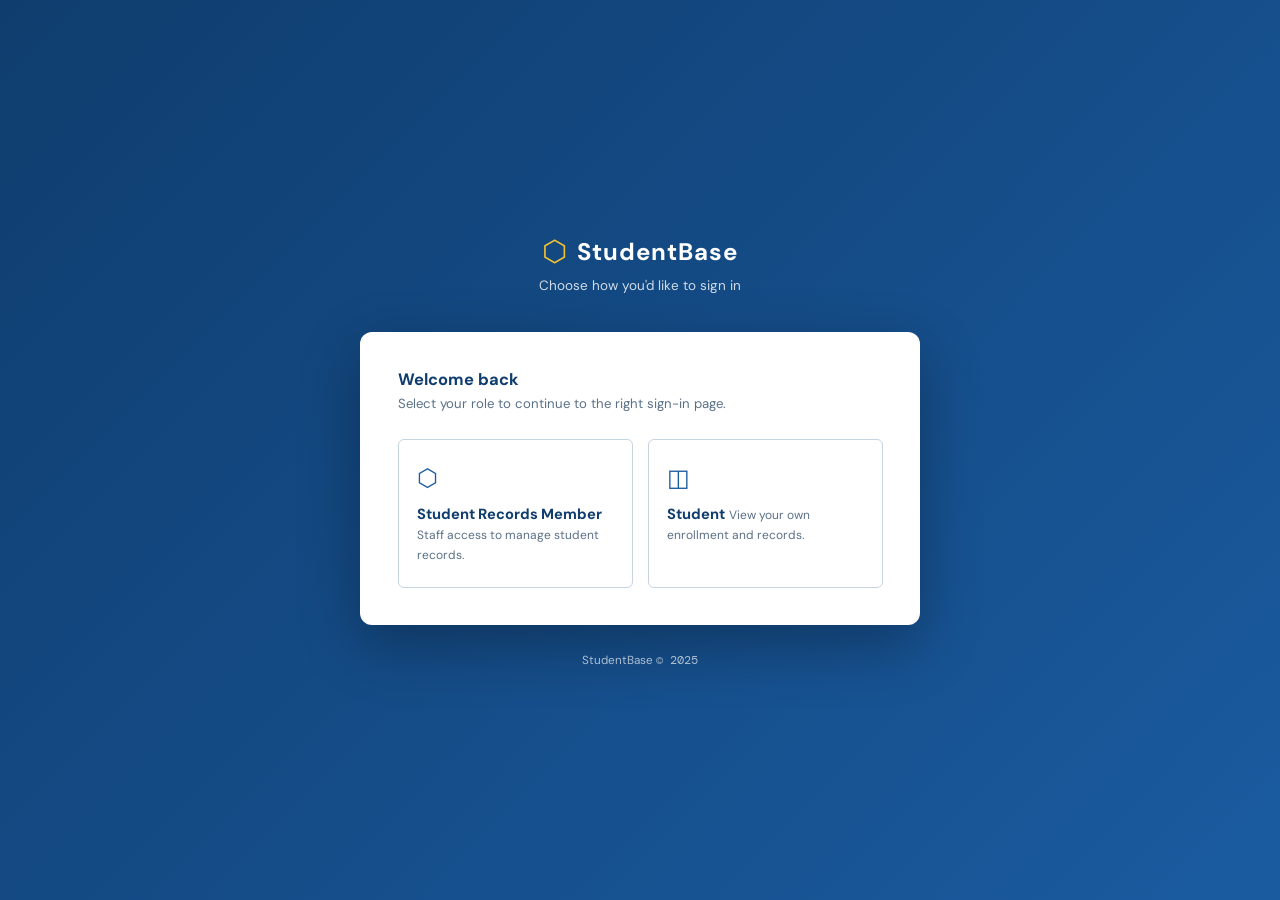
<file: index.html>
<!DOCTYPE html>
<html lang="en">
<head>
  <meta charset="UTF-8">
  <meta name="viewport" content="width=device-width, initial-scale=1">
  <title>StudentBase — Sign In</title>
  <link rel="preconnect" href="https://fonts.googleapis.com">
  <link href="https://fonts.googleapis.com/css2?family=DM+Sans:wght@400;500;600;700&family=DM+Mono:wght@400;500&display=swap" rel="stylesheet">
  <style>
    *, *::before, *::after { box-sizing: border-box; margin: 0; padding: 0; }

    :root {
      --bg:        #F0F4F8;
      --surface:   #FFFFFF;
      --border:    #C5D4E3;
      --text:      #0D1B2A;
      --text-muted:#5A7087;
      --accent:    #1A5BA0;
      --accent-dk: #0F3D6E;
      --accent-lt: #E8F0FA;
      --gold:      #F4C430;
      --radius:    6px;
      --shadow:    0 2px 12px rgba(13,27,42,.09);
      --ff-body:   'DM Sans', sans-serif;
      --ff-mono:   'DM Mono', monospace;
    }

    html { font-size: 15px; }
    body {
      background: linear-gradient(135deg, var(--accent-dk) 0%, var(--accent) 100%);
      color: var(--text);
      font-family: var(--ff-body);
      min-height: 100vh;
      display: flex;
      align-items: center;
      justify-content: center;
      padding: 2rem;
    }

    .wrap { width: 100%; max-width: 560px; }

    .brand {
      display: flex;
      align-items: center;
      justify-content: center;
      gap: .65rem;
      margin-bottom: .5rem;
    }
    .brand-icon { font-size: 1.9rem; color: var(--gold); }
    .brand-name { font-size: 1.6rem; font-weight: 700; color: #fff; letter-spacing: .04em; }

    .tagline {
      text-align: center;
      color: rgba(255,255,255,.8);
      font-size: .9rem;
      margin-bottom: 2.5rem;
    }

    .card {
      background: var(--surface);
      border-radius: 12px;
      box-shadow: 0 20px 60px rgba(0,0,0,.3);
      padding: 2.5rem;
    }

    .card-title {
      font-size: 1.1rem;
      font-weight: 700;
      color: var(--accent-dk);
      margin-bottom: .35rem;
    }
    .card-sub {
      color: var(--text-muted);
      font-size: .88rem;
      margin-bottom: 1.75rem;
    }

    .role-grid {
      display: grid;
      grid-template-columns: 1fr 1fr;
      gap: 1rem;
    }

    .role-link {
      display: block;
      text-decoration: none;
      color: inherit;
      border: 1.5px solid var(--border);
      border-radius: var(--radius);
      padding: 1.5rem 1.25rem;
      text-align: left;
      transition: border-color .15s, background .15s, transform .1s;
    }
    .role-link:hover {
      border-color: var(--accent);
      background: var(--accent-lt);
      transform: translateY(-2px);
    }
    .role-link:focus-visible {
      outline: 3px solid var(--accent);
      outline-offset: 2px;
    }

    .role-icon {
      font-size: 1.6rem;
      color: var(--accent);
      display: block;
      margin-bottom: .75rem;
    }
    .role-name {
      font-weight: 700;
      font-size: .98rem;
      color: var(--accent-dk);
      margin-bottom: .25rem;
    }
    .role-desc {
      font-size: .8rem;
      color: var(--text-muted);
      line-height: 1.4;
    }

    .footer-note {
      text-align: center;
      color: rgba(255,255,255,.65);
      font-size: .78rem;
      margin-top: 1.75rem;
    }
    .ff-mono { font-family: var(--ff-mono); }

    @media (max-width: 480px) {
      .role-grid { grid-template-columns: 1fr; }
      .card { padding: 1.75rem; }
    }
  </style>
</head>
<body>

  <div class="wrap">
    <div class="brand">
      <span class="brand-icon">⬡</span>
      <span class="brand-name">StudentBase</span>
    </div>
    <p class="tagline">Choose how you'd like to sign in</p>

    <div class="card">
      <h1 class="card-title">Welcome back</h1>
      <p class="card-sub">Select your role to continue to the right sign-in page.</p>

      <div class="role-grid">
        <a class="role-link" href="admin/login.html">
          <span class="role-icon">⬡</span>
          <span class="role-name">Student Records Member</span>
          <span class="role-desc">Staff access to manage student records.</span>
        </a>
        <a class="role-link" href="client/login.html">
          <span class="role-icon">◫</span>
          <span class="role-name">Student</span>
          <span class="role-desc">View your own enrollment and records.</span>
        </a>
      </div>
    </div>

    <p class="footer-note">StudentBase <span class="ff-mono">&copy; 2025</span></p>
  </div>

</body>
</html>
</file>
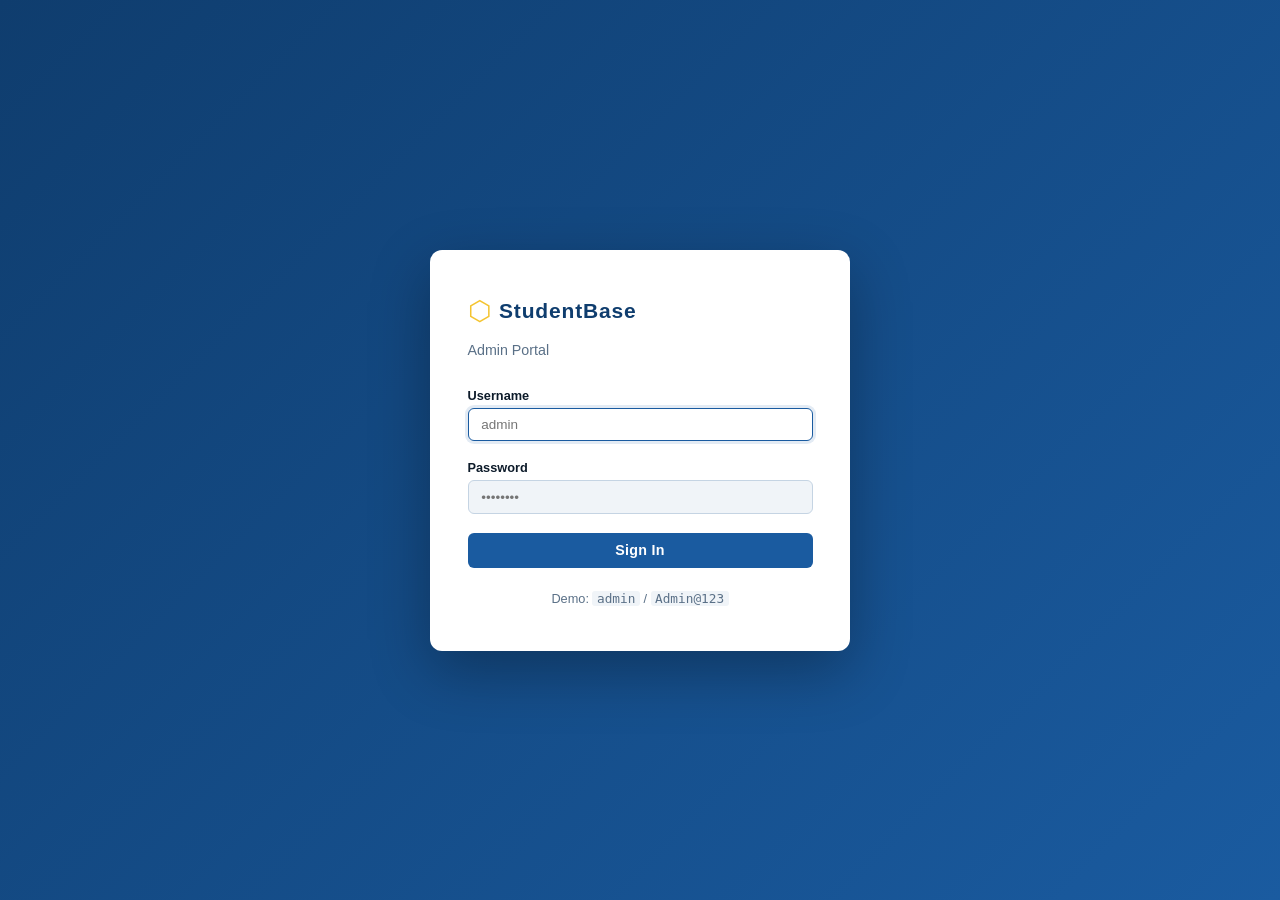
<file: admin/login.html>
<!DOCTYPE html>
<html lang="en">
<head>
  <meta http-equiv="Content-Security-Policy" content="default-src 'self'; script-src 'self' 'unsafe-inline'; style-src 'self' 'unsafe-inline'; font-src 'self' https://fonts.googleapis.com https://fonts.gstatic.com;">
  <meta charset="UTF-8">
  <meta name="viewport" content="width=device-width, initial-scale=1">
  <title>Admin Login — StudentUPTM</title>
  <link rel="preconnect" href="https://fonts.googleapis.com">
  <link href="https://fonts.googleapis.com/css2?family=DM+Sans:wght@400;500;600;700&display=swap" rel="stylesheet">
  <link rel="stylesheet" href="style.css">
</head>
<body class="login-body">
  <div class="login-wrap">
    <div class="login-card">
      <div class="login-brand">
        <span class="brand-icon">⬡</span>
        <span class="brand-name">StudentBase</span>
      </div>
      <p class="login-sub">Admin Portal</p>

      <form id="loginForm" class="login-form" onsubmit="handleLogin(event)">
        <div class="field">
          <label>Username</label>
          <input type="text" id="username" placeholder="admin" autocomplete="username" autofocus>
        </div>
        <div class="field">
          <label>Password</label>
          <input type="password" id="password" placeholder="••••••••" autocomplete="current-password">
        </div>
        <div id="loginError" class="login-error hidden"></div>
        <button type="submit" class="btn-primary btn-block" id="loginBtn">Sign In</button>
      </form>

      <p class="login-hint">Demo: <span class="ff-mono">admin</span> / <span class="ff-mono">Admin@123</span></p>
    </div>
  </div>

  <script>
    async function handleLogin(e) {
      e.preventDefault();
      const btn = document.getElementById('loginBtn');
      const err = document.getElementById('loginError');
      err.classList.add('hidden');

      const username = document.getElementById('username').value.trim();
      const password = document.getElementById('password').value;

      if (!username || !password) {
        err.textContent = 'Please enter username and password';
        err.classList.remove('hidden');
        return;
      }

      btn.disabled = true;
      btn.textContent = 'Signing in…';

      try {
        const res = await fetch('login.php', {
          method: 'POST',
          headers: { 'Content-Type': 'application/json' },
          body: JSON.stringify({ username, password })
        });
        const json = await res.json();
        if (!json.success) throw new Error(json.message);
        window.location.href = json.redirect;
      } catch (e) {
        err.textContent = e.message;
        err.classList.remove('hidden');
        btn.disabled = false;
        btn.textContent = 'Sign In';
      }
    }
  </script>
</body>
</html>
</file>
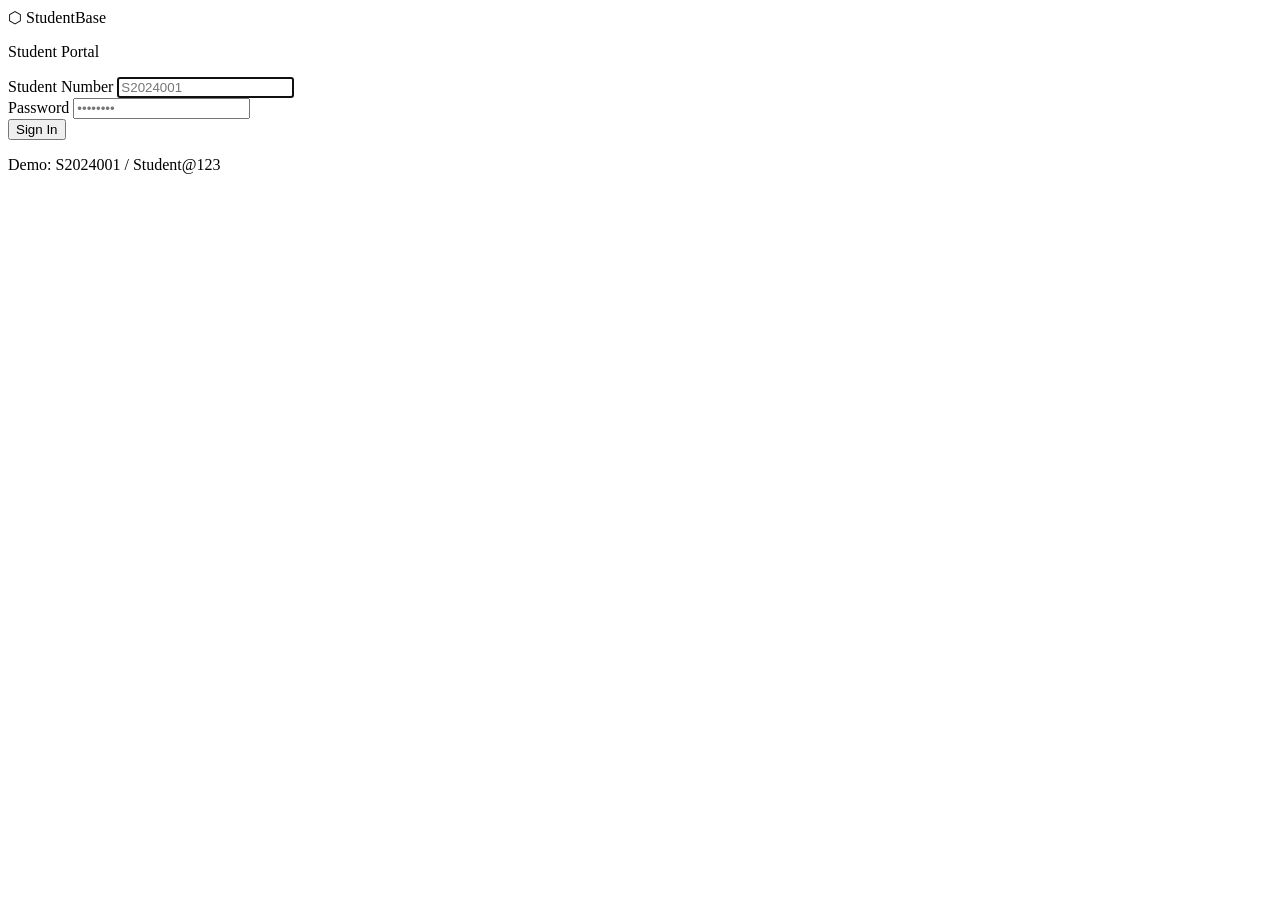
<file: client/login.html>
<!DOCTYPE html>
<html lang="en">
<head>
  <meta http-equiv="Content-Security-Policy" content="default-src 'self'; script-src 'self' 'unsafe-inline' 'unsafe-eval'; style-src 'self' 'unsafe-inline'; img-src 'self' data:;">
  <meta charset="UTF-8">
  <meta name="viewport" content="width=device-width, initial-scale=1">
  <title>Student Portal — StudentBase</title>
<link rel="stylesheet" href="style.php">
</head>
<body class="login-body">
  <div class="login-wrap">
    <div class="login-card">
      <div class="login-brand">
        <span class="brand-icon">⬡</span>
        <span class="brand-name">StudentBase</span>
      </div>
      <p class="login-sub">Student Portal</p>

      <form id="loginForm" class="login-form" onsubmit="handleLogin(event)">
        <div class="field">
          <label>Student Number</label>
          <input type="text" id="studentNumber" placeholder="S2024001" autocomplete="username" autofocus>
        </div>
        <div class="field">
          <label>Password</label>
          <input type="password" id="password" placeholder="••••••••" autocomplete="current-password">
        </div>
        <div id="loginError" class="login-error hidden"></div>
        <button type="submit" class="btn-primary btn-block" id="loginBtn">Sign In</button>
      </form>

      <p class="login-hint">Demo: <span class="ff-mono">S2024001</span> / <span class="ff-mono">Student@123</span></p>
    </div>
  </div>

  <script>
    async function handleLogin(e) {
      e.preventDefault();
      const btn = document.getElementById('loginBtn');
      const err = document.getElementById('loginError');
      err.classList.add('hidden');

      const studentNumber = document.getElementById('studentNumber').value.trim();
      const password = document.getElementById('password').value;

      if (!studentNumber || !password) {
        err.textContent = 'Please enter student number and password';
        err.classList.remove('hidden');
        return;
      }

      btn.disabled = true;
      btn.textContent = 'Signing in…';

      try {
        const res = await fetch('login.php', {
          method: 'POST',
          headers: { 'Content-Type': 'application/json' },
          body: JSON.stringify({ student_number: studentNumber, password })
        });
        const json = await res.json();
        if (!json.success) throw new Error(json.message);
        window.location.href = json.redirect;
      } catch (e) {
        err.textContent = e.message;
        err.classList.remove('hidden');
        btn.disabled = false;
        btn.textContent = 'Sign In';
      }
    }
  </script>
</body>
</html>
</file>
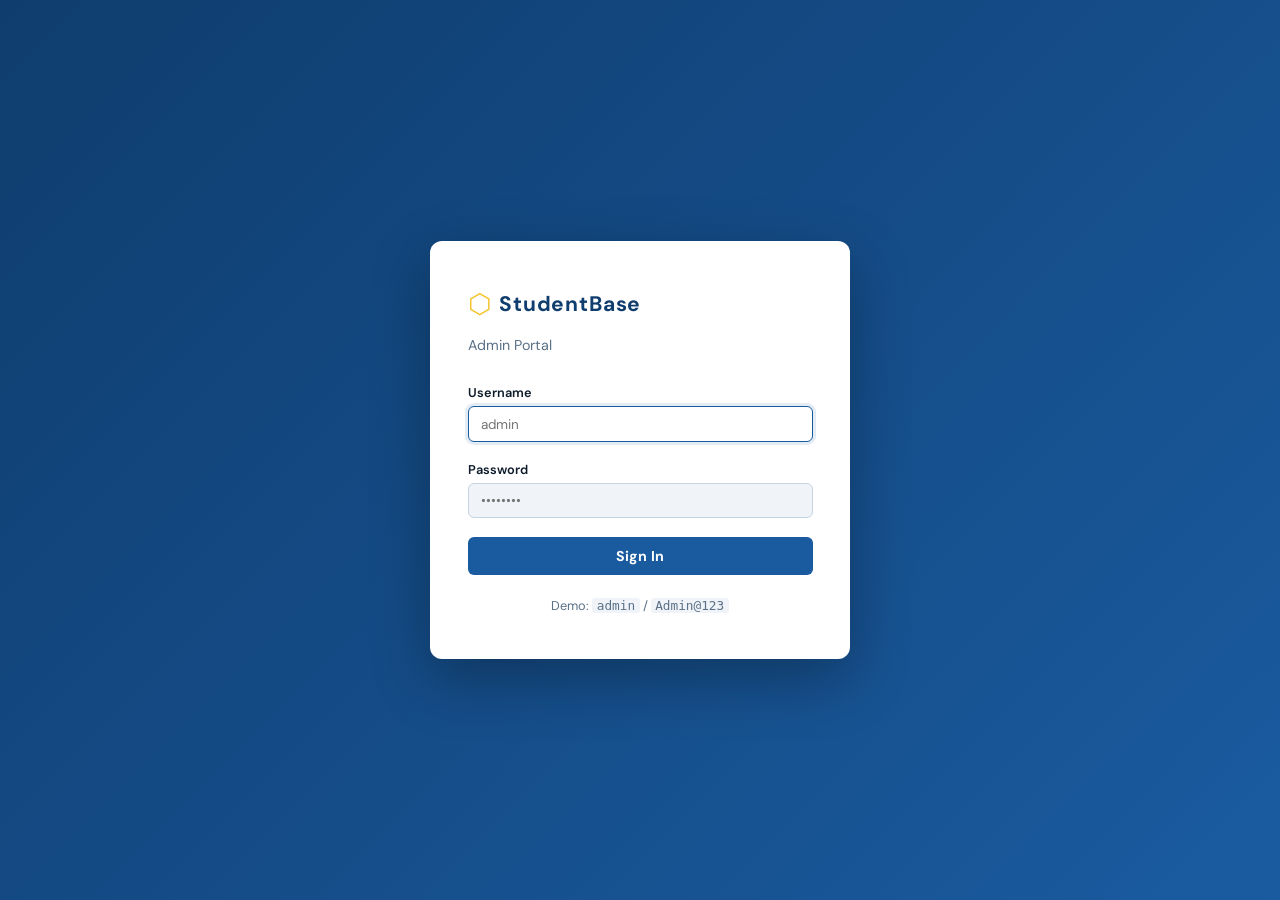
<file: STUDENTBASE/student-management/admin/login.html>
<!DOCTYPE html>
<html lang="en">
<head>
  <meta charset="UTF-8">
  <meta name="viewport" content="width=device-width, initial-scale=1">
  <title>Admin Login — StudentBase</title>
  <link rel="preconnect" href="https://fonts.googleapis.com">
  <link href="https://fonts.googleapis.com/css2?family=DM+Sans:wght@400;500;600;700&display=swap" rel="stylesheet">
  <link rel="stylesheet" href="style.css">
</head>
<body class="login-body">
  <div class="login-wrap">
    <div class="login-card">
      <div class="login-brand">
        <span class="brand-icon">⬡</span>
        <span class="brand-name">StudentBase</span>
      </div>
      <p class="login-sub">Admin Portal</p>

      <form id="loginForm" class="login-form" onsubmit="handleLogin(event)">
        <div class="field">
          <label>Username</label>
          <input type="text" id="username" placeholder="admin" autocomplete="username" autofocus>
        </div>
        <div class="field">
          <label>Password</label>
          <input type="password" id="password" placeholder="••••••••" autocomplete="current-password">
        </div>
        <div id="loginError" class="login-error hidden"></div>
        <button type="submit" class="btn-primary btn-block" id="loginBtn">Sign In</button>
      </form>

      <p class="login-hint">Demo: <span class="ff-mono">admin</span> / <span class="ff-mono">Admin@123</span></p>
    </div>
  </div>

  <script>
    async function handleLogin(e) {
      e.preventDefault();
      const btn = document.getElementById('loginBtn');
      const err = document.getElementById('loginError');
      err.classList.add('hidden');

      const username = document.getElementById('username').value.trim();
      const password = document.getElementById('password').value;

      if (!username || !password) {
        err.textContent = 'Please enter username and password';
        err.classList.remove('hidden');
        return;
      }

      btn.disabled = true;
      btn.textContent = 'Signing in…';

      try {
        const res = await fetch('login.php', {
          method: 'POST',
          headers: { 'Content-Type': 'application/json' },
          body: JSON.stringify({ username, password })
        });
        const json = await res.json();
        if (!json.success) throw new Error(json.message);
        window.location.href = json.redirect;
      } catch (e) {
        err.textContent = e.message;
        err.classList.remove('hidden');
        btn.disabled = false;
        btn.textContent = 'Sign In';
      }
    }
  </script>
</body>
</html>
</file>
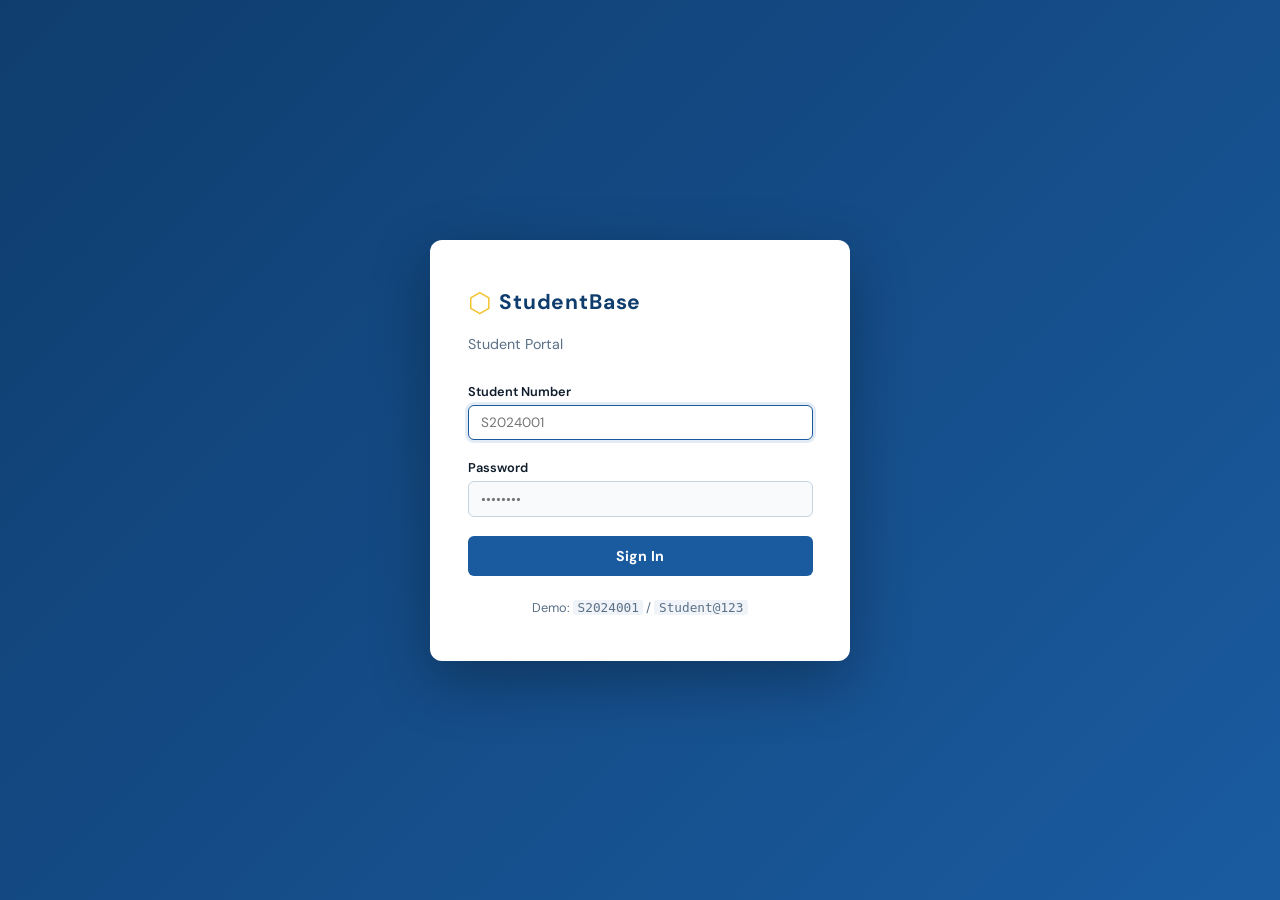
<file: STUDENTBASE/student-management/client/login.html>
<!DOCTYPE html>
<html lang="en">
<head>
  <meta charset="UTF-8">
  <meta name="viewport" content="width=device-width, initial-scale=1">
  <title>Student Portal — StudentBase</title>
  <link rel="preconnect" href="https://fonts.googleapis.com">
  <link href="https://fonts.googleapis.com/css2?family=DM+Sans:wght@400;500;600;700&display=swap" rel="stylesheet">
  <link rel="stylesheet" href="style.css">
</head>
<body class="login-body">
  <div class="login-wrap">
    <div class="login-card">
      <div class="login-brand">
        <span class="brand-icon">⬡</span>
        <span class="brand-name">StudentBase</span>
      </div>
      <p class="login-sub">Student Portal</p>

      <form id="loginForm" class="login-form" onsubmit="handleLogin(event)">
        <div class="field">
          <label>Student Number</label>
          <input type="text" id="studentNumber" placeholder="S2024001" autocomplete="username" autofocus>
        </div>
        <div class="field">
          <label>Password</label>
          <input type="password" id="password" placeholder="••••••••" autocomplete="current-password">
        </div>
        <div id="loginError" class="login-error hidden"></div>
        <button type="submit" class="btn-primary btn-block" id="loginBtn">Sign In</button>
      </form>

      <p class="login-hint">Demo: <span class="ff-mono">S2024001</span> / <span class="ff-mono">Student@123</span></p>
    </div>
  </div>

  <script>
    async function handleLogin(e) {
      e.preventDefault();
      const btn = document.getElementById('loginBtn');
      const err = document.getElementById('loginError');
      err.classList.add('hidden');

      const studentNumber = document.getElementById('studentNumber').value.trim();
      const password = document.getElementById('password').value;

      if (!studentNumber || !password) {
        err.textContent = 'Please enter student number and password';
        err.classList.remove('hidden');
        return;
      }

      btn.disabled = true;
      btn.textContent = 'Signing in…';

      try {
        const res = await fetch('login.php', {
          method: 'POST',
          headers: { 'Content-Type': 'application/json' },
          body: JSON.stringify({ student_number: studentNumber, password })
        });
        const json = await res.json();
        if (!json.success) throw new Error(json.message);
        window.location.href = json.redirect;
      } catch (e) {
        err.textContent = e.message;
        err.classList.remove('hidden');
        btn.disabled = false;
        btn.textContent = 'Sign In';
      }
    }
  </script>
</body>
</html>
</file>
<file: admin/style.css>
*, *::before, *::after { box-sizing: border-box; margin: 0; padding: 0; }

:root {
  --bg:        #F0F4F8;
  --bg2:       #E3EBF3;
  --surface:   #FFFFFF;
  --border:    #C5D4E3;
  --text:      #0D1B2A;
  --text-muted:#5A7087;
  --accent:    #1A5BA0;
  --accent-dk: #0F3D6E;
  --accent-lt: #E8F0FA;
  --mid-blue:  #2E86C1;
  --gold:      #F4C430;
  --danger:    #C0392B;
  --danger-lt: #FDECEA;
  --radius:    6px;
  --shadow:    0 2px 12px rgba(13,27,42,.09);
  --ff-body:   'DM Sans', sans-serif;
  --ff-mono:   'DM Mono', monospace;
}

html { font-size: 15px; }
body { background: var(--bg); color: var(--text); font-family: var(--ff-body); min-height: 100vh; display: flex; flex-direction: column; }

/* HEADER */
.site-header {
  background: var(--accent-dk);
  color: #fff;
  position: sticky;
  top: 0;
  z-index: 100;
  border-bottom: 4px solid var(--gold);
}
.header-inner {
  max-width: 1200px;
  margin: auto;
  padding: 0 2rem;
  height: 60px;
  display: flex;
  align-items: center;
  justify-content: space-between;
}
.brand { display: flex; align-items: center; gap: .65rem; }
.brand-icon { font-size: 1.5rem; color: var(--gold); }
.brand-name { font-size: 1.2rem; font-weight: 700; letter-spacing: .04em; }
.brand-tag { font-size: 0.65rem; opacity: .8; margin-left: .4rem; }
.header-nav { display: flex; align-items: center; gap: .75rem; }
.header-divider { width: 1px; height: 24px; background: rgba(255,255,255,.2); }
.admin-name { font-size: .9rem; opacity: .9; }
.nav-btn {
  background: transparent;
  border: 1.5px solid rgba(255,255,255,.3);
  color: rgba(255,255,255,.85);
  padding: .4rem 1.1rem;
  border-radius: var(--radius);
  cursor: pointer;
  font-family: var(--ff-body);
  font-size: .85rem;
  font-weight: 500;
  transition: all .15s;
}
.nav-btn:hover, .nav-btn.active { background: var(--gold); border-color: var(--gold); color: var(--accent-dk); font-weight: 700; }
.nav-btn-logout { border-color: rgba(255,255,255,.2); }

/* MAIN */
.main-content { flex: 1; max-width: 1200px; margin: 0 auto; width: 100%; padding: 2rem; }
.view { display: none; animation: fadeUp .25s ease; }
.view.active { display: block; }
@keyframes fadeUp { from { opacity:0; transform:translateY(10px); } to { opacity:1; transform:translateY(0); } }

/* SECTION HEADER */
.section-header { display: flex; align-items: flex-start; justify-content: space-between; gap: 1.5rem; margin-bottom: 1.75rem; flex-wrap: wrap; }
.section-title { font-size: 1.9rem; font-weight: 700; color: var(--accent-dk); line-height: 1.15; }
.section-sub { color: var(--text-muted); margin-top: .25rem; font-size: .9rem; }

/* SEARCH */
.search-wrap { position: relative; }
.search-wrap input { padding: .55rem 1rem .55rem 2.2rem; border: 1.5px solid var(--border); border-radius: var(--radius); font-family: var(--ff-body); font-size: .9rem; background: var(--surface); width: 260px; outline: none; transition: border-color .15s; }
.search-wrap input:focus { border-color: var(--accent); }
.search-icon { position: absolute; left: .65rem; top: 50%; transform: translateY(-50%); color: var(--text-muted); font-size: 1.1rem; pointer-events: none; }

/* TABLE */
.table-wrap { background: var(--surface); border: 1.5px solid var(--border); border-radius: var(--radius); overflow-x: auto; box-shadow: var(--shadow); }
table { width: 100%; border-collapse: collapse; font-size: .875rem; }
thead { background: linear-gradient(135deg, var(--accent-dk) 0%, var(--accent) 100%); }
th { padding: .8rem 1rem; text-align: left; font-weight: 600; letter-spacing: .05em; text-transform: uppercase; font-size: .72rem; color: rgba(255,255,255,.9); white-space: nowrap; }
td { padding: .75rem 1rem; border-bottom: 1px solid var(--border); vertical-align: middle; }
tr:last-child td { border-bottom: none; }
tr:hover td { background: var(--accent-lt); }

.id-cell { font-family: var(--ff-mono); font-size: .8rem; color: var(--text-muted); }
.name-cell { font-weight: 600; color: var(--accent-dk); }

/* BADGE */
.badge { display: inline-block; padding: .2rem .65rem; border-radius: 100px; font-size: .72rem; font-weight: 700; letter-spacing: .04em; text-transform: uppercase; }
.badge-active { background: #D4EDDA; color: #155724; }
.badge-inactive { background: #E2E3E5; color: #383d41; }
.badge-graduated { background: #CCE5FF; color: #004085; }
.badge-suspended { background: var(--danger-lt); color: var(--danger); }
.badge-admin { background: var(--gold); color: var(--accent-dk); font-size: .65rem; padding: .15rem .4rem; border-radius: 3px; margin-left: .3rem; font-weight: 700; }

/* ACTION BUTTONS */
.action-btns { display: flex; gap: .4rem; }
.btn-edit, .btn-del { border: none; padding: .3rem .7rem; border-radius: var(--radius); font-size: .78rem; font-weight: 600; cursor: pointer; transition: all .12s; font-family: var(--ff-body); }
.btn-edit { background: var(--accent-lt); color: var(--accent); }
.btn-edit:hover { background: var(--accent); color: #fff; }
.btn-del { background: var(--danger-lt); color: var(--danger); }
.btn-del:hover { background: var(--danger); color: #fff; }

/* EMPTY STATE */
.empty-state { text-align: center; padding: 4rem 2rem; color: var(--text-muted); }
.empty-icon { font-size: 3rem; display: block; margin-bottom: .75rem; opacity: .4; }
.hidden { display: none !important; }

/* PAGINATION */
.pagination { display: flex; gap: .4rem; justify-content: flex-end; margin-top: 1rem; }
.pg-btn { width: 34px; height: 34px; display: flex; align-items: center; justify-content: center; border: 1.5px solid var(--border); border-radius: var(--radius); background: var(--surface); cursor: pointer; font-size: .85rem; transition: all .12s; }
.pg-btn:hover, .pg-btn.active { background: var(--accent); border-color: var(--accent); color: #fff; }

/* FORM */
.student-form { background: var(--surface); border: 1.5px solid var(--border); border-radius: var(--radius); box-shadow: var(--shadow); padding: 2rem; }
.form-grid { display: grid; grid-template-columns: 1fr 1fr; gap: 2rem; }
.form-section { display: flex; flex-direction: column; gap: 1.1rem; }
.full-span { grid-column: 1 / -1; }
.form-section-title { font-size: .72rem; text-transform: uppercase; letter-spacing: .1em; font-weight: 700; color: var(--accent); padding-bottom: .5rem; border-bottom: 2px solid var(--accent-lt); }

.field { display: flex; flex-direction: column; gap: .35rem; }
.field label { font-size: .85rem; font-weight: 600; color: var(--text); }
.req { color: var(--mid-blue); }

.field input, .field select, .field textarea {
  padding: .55rem .85rem;
  border: 1.5px solid var(--border);
  border-radius: var(--radius);
  font-family: var(--ff-body);
  font-size: .9rem;
  background: var(--bg);
  color: var(--text);
  outline: none;
  transition: border-color .15s, background .15s, box-shadow .15s;
  width: 100%;
}
.field input:focus, .field select:focus, .field textarea:focus { border-color: var(--accent); background: var(--surface); box-shadow: 0 0 0 3px rgba(26,91,160,.12); }
.field input.error, .field select.error, .field textarea.error { border-color: var(--danger); background: var(--danger-lt); }
.field textarea { resize: vertical; }
.field-error { font-size: .78rem; color: var(--danger); min-height: 1em; }

.field-row { display: grid; grid-template-columns: 1fr 1fr; gap: 1rem; }
.three-col { grid-template-columns: 1fr 1fr 1fr; }

/* FORM ACTIONS */
.form-actions { display: flex; justify-content: flex-end; gap: .75rem; margin-top: 2rem; padding-top: 1.5rem; border-top: 1.5px solid var(--border); }
.btn-primary { padding: .65rem 2rem; background: var(--accent); color: #fff; border: none; border-radius: var(--radius); font-family: var(--ff-body); font-size: .95rem; font-weight: 700; cursor: pointer; transition: background .15s, transform .1s; letter-spacing: .02em; }
.btn-primary:hover { background: var(--accent-dk); }
.btn-primary:active { transform: scale(.98); }
.btn-primary:disabled { opacity: .6; cursor: not-allowed; }
.btn-block { width: 100%; }

.btn-ghost { padding: .6rem 1.4rem; background: transparent; color: var(--text-muted); border: 1.5px solid var(--border); border-radius: var(--radius); font-family: var(--ff-body); font-size: .9rem; cursor: pointer; transition: all .15s; }
.btn-ghost:hover { border-color: var(--accent); color: var(--accent); }

.form-msg { margin-top: 1rem; padding: .75rem 1rem; border-radius: var(--radius); font-size: .9rem; font-weight: 500; }
.form-msg.success { background: var(--accent-lt); color: var(--accent); border: 1px solid var(--accent); }
.form-msg.error { background: var(--danger-lt); color: var(--danger); border: 1px solid var(--danger); }

/* MODAL */
.modal-overlay { position: fixed; inset: 0; background: rgba(13,27,42,.55); display: flex; align-items: center; justify-content: center; z-index: 999; animation: fadeIn .15s ease; }
@keyframes fadeIn { from { opacity:0; } to { opacity:1; } }
.modal-box { background: var(--surface); border-radius: calc(var(--radius) * 2); padding: 2rem; width: 420px; max-width: 90vw; box-shadow: 0 20px 60px rgba(0,0,0,.2); border-top: 4px solid var(--accent); }
.modal-box h2 { font-size: 1.4rem; font-weight: 700; margin-bottom: .5rem; color: var(--accent-dk); }
.modal-box p { color: var(--text-muted); font-size: .9rem; margin-bottom: 1.5rem; }
.modal-actions { display: flex; gap: .75rem; justify-content: flex-end; }
.btn-danger { padding: .6rem 1.4rem; background: var(--danger); color: #fff; border: none; border-radius: var(--radius); font-family: var(--ff-body); font-weight: 700; cursor: pointer; transition: background .12s; }
.btn-danger:hover { background: #a93226; }

/* LOGIN PAGE */
.login-body { background: linear-gradient(135deg, var(--accent-dk) 0%, var(--accent) 100%); display: flex; align-items: center; justify-content: center; }
.login-wrap { width: 100%; padding: 2rem; }
.login-card { background: var(--surface); border-radius: 12px; padding: 3rem 2.5rem; width: 100%; max-width: 420px; margin: 0 auto; box-shadow: 0 20px 60px rgba(0,0,0,.3); }
.login-brand { display: flex; align-items: center; gap: .5rem; margin-bottom: 1rem; }
.login-brand .brand-icon { font-size: 1.8rem; color: var(--gold); }
.login-brand .brand-name { font-size: 1.4rem; font-weight: 700; color: var(--accent-dk); }
.login-sub { color: var(--text-muted); font-size: .95rem; margin-bottom: 2rem; }
.login-form { display: flex; flex-direction: column; gap: 1.25rem; }
.login-error { background: var(--danger-lt); color: var(--danger); padding: .75rem; border-radius: var(--radius); font-size: .9rem; border: 1px solid var(--danger); }
.login-hint { text-align: center; color: var(--text-muted); font-size: .85rem; margin-top: 1.5rem; }
.ff-mono { font-family: var(--ff-mono); background: var(--bg); padding: 0 .3rem; border-radius: 3px; }

/* FOOTER */
.site-footer { text-align: center; padding: 1.25rem; font-size: .8rem; color: #fff; background: var(--accent-dk); border-top: 3px solid var(--gold); margin-top: auto; }

/* RESPONSIVE */
@media (max-width: 800px) {
  .form-grid { grid-template-columns: 1fr; }
  .field-row { grid-template-columns: 1fr; }
  .header-nav { gap: .5rem; font-size: .85rem; }
  .admin-name { display: none; }
}
</file>
<file: STUDENTBASE/student-management/admin/style.css>
*, *::before, *::after { box-sizing: border-box; margin: 0; padding: 0; }

:root {
  --bg:        #F0F4F8;
  --bg2:       #E3EBF3;
  --surface:   #FFFFFF;
  --border:    #C5D4E3;
  --text:      #0D1B2A;
  --text-muted:#5A7087;
  --accent:    #1A5BA0;
  --accent-dk: #0F3D6E;
  --accent-lt: #E8F0FA;
  --mid-blue:  #2E86C1;
  --gold:      #F4C430;
  --danger:    #C0392B;
  --danger-lt: #FDECEA;
  --radius:    6px;
  --shadow:    0 2px 12px rgba(13,27,42,.09);
  --ff-body:   'DM Sans', sans-serif;
  --ff-mono:   'DM Mono', monospace;
}

html { font-size: 15px; }
body { background: var(--bg); color: var(--text); font-family: var(--ff-body); min-height: 100vh; display: flex; flex-direction: column; }

/* HEADER */
.site-header {
  background: var(--accent-dk);
  color: #fff;
  position: sticky;
  top: 0;
  z-index: 100;
  border-bottom: 4px solid var(--gold);
}
.header-inner {
  max-width: 1200px;
  margin: auto;
  padding: 0 2rem;
  height: 60px;
  display: flex;
  align-items: center;
  justify-content: space-between;
}
.brand { display: flex; align-items: center; gap: .65rem; }
.brand-icon { font-size: 1.5rem; color: var(--gold); }
.brand-name { font-size: 1.2rem; font-weight: 700; letter-spacing: .04em; }
.brand-tag { font-size: 0.65rem; opacity: .8; margin-left: .4rem; }
.header-nav { display: flex; align-items: center; gap: .75rem; }
.header-divider { width: 1px; height: 24px; background: rgba(255,255,255,.2); }
.admin-name { font-size: .9rem; opacity: .9; }
.nav-btn {
  background: transparent;
  border: 1.5px solid rgba(255,255,255,.3);
  color: rgba(255,255,255,.85);
  padding: .4rem 1.1rem;
  border-radius: var(--radius);
  cursor: pointer;
  font-family: var(--ff-body);
  font-size: .85rem;
  font-weight: 500;
  transition: all .15s;
}
.nav-btn:hover, .nav-btn.active { background: var(--gold); border-color: var(--gold); color: var(--accent-dk); font-weight: 700; }
.nav-btn-logout { border-color: rgba(255,255,255,.2); }

/* MAIN */
.main-content { flex: 1; max-width: 1200px; margin: 0 auto; width: 100%; padding: 2rem; }
.view { display: none; animation: fadeUp .25s ease; }
.view.active { display: block; }
@keyframes fadeUp { from { opacity:0; transform:translateY(10px); } to { opacity:1; transform:translateY(0); } }

/* SECTION HEADER */
.section-header { display: flex; align-items: flex-start; justify-content: space-between; gap: 1.5rem; margin-bottom: 1.75rem; flex-wrap: wrap; }
.section-title { font-size: 1.9rem; font-weight: 700; color: var(--accent-dk); line-height: 1.15; }
.section-sub { color: var(--text-muted); margin-top: .25rem; font-size: .9rem; }

/* SEARCH */
.search-wrap { position: relative; }
.search-wrap input { padding: .55rem 1rem .55rem 2.2rem; border: 1.5px solid var(--border); border-radius: var(--radius); font-family: var(--ff-body); font-size: .9rem; background: var(--surface); width: 260px; outline: none; transition: border-color .15s; }
.search-wrap input:focus { border-color: var(--accent); }
.search-icon { position: absolute; left: .65rem; top: 50%; transform: translateY(-50%); color: var(--text-muted); font-size: 1.1rem; pointer-events: none; }

/* TABLE */
.table-wrap { background: var(--surface); border: 1.5px solid var(--border); border-radius: var(--radius); overflow-x: auto; box-shadow: var(--shadow); }
table { width: 100%; border-collapse: collapse; font-size: .875rem; }
thead { background: linear-gradient(135deg, var(--accent-dk) 0%, var(--accent) 100%); }
th { padding: .8rem 1rem; text-align: left; font-weight: 600; letter-spacing: .05em; text-transform: uppercase; font-size: .72rem; color: rgba(255,255,255,.9); white-space: nowrap; }
td { padding: .75rem 1rem; border-bottom: 1px solid var(--border); vertical-align: middle; }
tr:last-child td { border-bottom: none; }
tr:hover td { background: var(--accent-lt); }

.id-cell { font-family: var(--ff-mono); font-size: .8rem; color: var(--text-muted); }
.name-cell { font-weight: 600; color: var(--accent-dk); }

/* BADGE */
.badge { display: inline-block; padding: .2rem .65rem; border-radius: 100px; font-size: .72rem; font-weight: 700; letter-spacing: .04em; text-transform: uppercase; }
.badge-active { background: #D4EDDA; color: #155724; }
.badge-inactive { background: #E2E3E5; color: #383d41; }
.badge-graduated { background: #CCE5FF; color: #004085; }
.badge-suspended { background: var(--danger-lt); color: var(--danger); }
.badge-admin { background: var(--gold); color: var(--accent-dk); font-size: .65rem; padding: .15rem .4rem; border-radius: 3px; margin-left: .3rem; font-weight: 700; }

/* ACTION BUTTONS */
.action-btns { display: flex; gap: .4rem; }
.btn-edit, .btn-del { border: none; padding: .3rem .7rem; border-radius: var(--radius); font-size: .78rem; font-weight: 600; cursor: pointer; transition: all .12s; font-family: var(--ff-body); }
.btn-edit { background: var(--accent-lt); color: var(--accent); }
.btn-edit:hover { background: var(--accent); color: #fff; }
.btn-del { background: var(--danger-lt); color: var(--danger); }
.btn-del:hover { background: var(--danger); color: #fff; }

/* EMPTY STATE */
.empty-state { text-align: center; padding: 4rem 2rem; color: var(--text-muted); }
.empty-icon { font-size: 3rem; display: block; margin-bottom: .75rem; opacity: .4; }
.hidden { display: none !important; }

/* PAGINATION */
.pagination { display: flex; gap: .4rem; justify-content: flex-end; margin-top: 1rem; }
.pg-btn { width: 34px; height: 34px; display: flex; align-items: center; justify-content: center; border: 1.5px solid var(--border); border-radius: var(--radius); background: var(--surface); cursor: pointer; font-size: .85rem; transition: all .12s; }
.pg-btn:hover, .pg-btn.active { background: var(--accent); border-color: var(--accent); color: #fff; }

/* FORM */
.student-form { background: var(--surface); border: 1.5px solid var(--border); border-radius: var(--radius); box-shadow: var(--shadow); padding: 2rem; }
.form-grid { display: grid; grid-template-columns: 1fr 1fr; gap: 2rem; }
.form-section { display: flex; flex-direction: column; gap: 1.1rem; }
.full-span { grid-column: 1 / -1; }
.form-section-title { font-size: .72rem; text-transform: uppercase; letter-spacing: .1em; font-weight: 700; color: var(--accent); padding-bottom: .5rem; border-bottom: 2px solid var(--accent-lt); }

.field { display: flex; flex-direction: column; gap: .35rem; }
.field label { font-size: .85rem; font-weight: 600; color: var(--text); }
.req { color: var(--mid-blue); }

.field input, .field select, .field textarea {
  padding: .55rem .85rem;
  border: 1.5px solid var(--border);
  border-radius: var(--radius);
  font-family: var(--ff-body);
  font-size: .9rem;
  background: var(--bg);
  color: var(--text);
  outline: none;
  transition: border-color .15s, background .15s, box-shadow .15s;
  width: 100%;
}
.field input:focus, .field select:focus, .field textarea:focus { border-color: var(--accent); background: var(--surface); box-shadow: 0 0 0 3px rgba(26,91,160,.12); }
.field input.error, .field select.error, .field textarea.error { border-color: var(--danger); background: var(--danger-lt); }
.field textarea { resize: vertical; }
.field-error { font-size: .78rem; color: var(--danger); min-height: 1em; }

.field-row { display: grid; grid-template-columns: 1fr 1fr; gap: 1rem; }
.three-col { grid-template-columns: 1fr 1fr 1fr; }

/* FORM ACTIONS */
.form-actions { display: flex; justify-content: flex-end; gap: .75rem; margin-top: 2rem; padding-top: 1.5rem; border-top: 1.5px solid var(--border); }
.btn-primary { padding: .65rem 2rem; background: var(--accent); color: #fff; border: none; border-radius: var(--radius); font-family: var(--ff-body); font-size: .95rem; font-weight: 700; cursor: pointer; transition: background .15s, transform .1s; letter-spacing: .02em; }
.btn-primary:hover { background: var(--accent-dk); }
.btn-primary:active { transform: scale(.98); }
.btn-primary:disabled { opacity: .6; cursor: not-allowed; }
.btn-block { width: 100%; }

.btn-ghost { padding: .6rem 1.4rem; background: transparent; color: var(--text-muted); border: 1.5px solid var(--border); border-radius: var(--radius); font-family: var(--ff-body); font-size: .9rem; cursor: pointer; transition: all .15s; }
.btn-ghost:hover { border-color: var(--accent); color: var(--accent); }

.form-msg { margin-top: 1rem; padding: .75rem 1rem; border-radius: var(--radius); font-size: .9rem; font-weight: 500; }
.form-msg.success { background: var(--accent-lt); color: var(--accent); border: 1px solid var(--accent); }
.form-msg.error { background: var(--danger-lt); color: var(--danger); border: 1px solid var(--danger); }

/* MODAL */
.modal-overlay { position: fixed; inset: 0; background: rgba(13,27,42,.55); display: flex; align-items: center; justify-content: center; z-index: 999; animation: fadeIn .15s ease; }
@keyframes fadeIn { from { opacity:0; } to { opacity:1; } }
.modal-box { background: var(--surface); border-radius: calc(var(--radius) * 2); padding: 2rem; width: 420px; max-width: 90vw; box-shadow: 0 20px 60px rgba(0,0,0,.2); border-top: 4px solid var(--accent); }
.modal-box h2 { font-size: 1.4rem; font-weight: 700; margin-bottom: .5rem; color: var(--accent-dk); }
.modal-box p { color: var(--text-muted); font-size: .9rem; margin-bottom: 1.5rem; }
.modal-actions { display: flex; gap: .75rem; justify-content: flex-end; }
.btn-danger { padding: .6rem 1.4rem; background: var(--danger); color: #fff; border: none; border-radius: var(--radius); font-family: var(--ff-body); font-weight: 700; cursor: pointer; transition: background .12s; }
.btn-danger:hover { background: #a93226; }

/* LOGIN PAGE */
.login-body { background: linear-gradient(135deg, var(--accent-dk) 0%, var(--accent) 100%); display: flex; align-items: center; justify-content: center; }
.login-wrap { width: 100%; padding: 2rem; }
.login-card { background: var(--surface); border-radius: 12px; padding: 3rem 2.5rem; width: 100%; max-width: 420px; margin: 0 auto; box-shadow: 0 20px 60px rgba(0,0,0,.3); }
.login-brand { display: flex; align-items: center; gap: .5rem; margin-bottom: 1rem; }
.login-brand .brand-icon { font-size: 1.8rem; color: var(--gold); }
.login-brand .brand-name { font-size: 1.4rem; font-weight: 700; color: var(--accent-dk); }
.login-sub { color: var(--text-muted); font-size: .95rem; margin-bottom: 2rem; }
.login-form { display: flex; flex-direction: column; gap: 1.25rem; }
.login-error { background: var(--danger-lt); color: var(--danger); padding: .75rem; border-radius: var(--radius); font-size: .9rem; border: 1px solid var(--danger); }
.login-hint { text-align: center; color: var(--text-muted); font-size: .85rem; margin-top: 1.5rem; }
.ff-mono { font-family: var(--ff-mono); background: var(--bg); padding: 0 .3rem; border-radius: 3px; }

/* FOOTER */
.site-footer { text-align: center; padding: 1.25rem; font-size: .8rem; color: #fff; background: var(--accent-dk); border-top: 3px solid var(--gold); margin-top: auto; }

/* RESPONSIVE */
@media (max-width: 800px) {
  .form-grid { grid-template-columns: 1fr; }
  .field-row { grid-template-columns: 1fr; }
  .header-nav { gap: .5rem; font-size: .85rem; }
  .admin-name { display: none; }
}
</file>
<file: STUDENTBASE/student-management/client/style.css>
*, *::before, *::after { box-sizing: border-box; margin: 0; padding: 0; }

:root {
  --bg:        #F0F4F8;
  --surface:   #FFFFFF;
  --border:    #C5D4E3;
  --text:      #0D1B2A;
  --text-muted:#5A7087;
  --accent:    #1A5BA0;
  --accent-dk: #0F3D6E;
  --accent-lt: #E8F0FA;
  --gold:      #F4C430;
  --danger:    #C0392B;
  --danger-lt: #FDECEA;
  --radius:    6px;
  --shadow:    0 2px 12px rgba(13,27,42,.09);
  --ff-body:   'DM Sans', sans-serif;
  --ff-mono:   'DM Mono', monospace;
}

html { font-size: 15px; }
body { background: var(--bg); color: var(--text); font-family: var(--ff-body); min-height: 100vh; display: flex; flex-direction: column; }

/* HEADER */
.site-header {
  background: var(--accent-dk);
  color: #fff;
  position: sticky;
  top: 0;
  z-index: 100;
  border-bottom: 4px solid var(--gold);
}
.header-inner {
  max-width: 1200px;
  margin: auto;
  padding: 0 2rem;
  height: 60px;
  display: flex;
  align-items: center;
  justify-content: space-between;
}
.brand { display: flex; align-items: center; gap: .65rem; }
.brand-icon { font-size: 1.5rem; color: var(--gold); }
.brand-name { font-size: 1.2rem; font-weight: 700; letter-spacing: .04em; }
.header-nav { display: flex; align-items: center; gap: 1rem; }
.student-name { font-size: .95rem; opacity: .9; }
.nav-btn { background: transparent; border: 1.5px solid rgba(255,255,255,.3); color: rgba(255,255,255,.85); padding: .4rem 1.1rem; border-radius: var(--radius); cursor: pointer; font-family: var(--ff-body); font-size: .85rem; font-weight: 500; transition: all .15s; }
.nav-btn:hover { background: var(--gold); border-color: var(--gold); color: var(--accent-dk); font-weight: 700; }
.nav-btn-logout { border-color: rgba(255,255,255,.2); }

/* MAIN */
.main-content { flex: 1; max-width: 900px; margin: 0 auto; width: 100%; padding: 2rem; }

/* HEADER */
.profile-header { margin-bottom: 2rem; }
.section-title { font-size: 1.9rem; font-weight: 700; color: var(--accent-dk); line-height: 1.15; }
.section-sub { color: var(--text-muted); margin-top: .25rem; font-size: .9rem; }

/* LOADING & ERROR */
.loading-state { text-align: center; padding: 3rem 1rem; color: var(--text-muted); }
.error-state { background: var(--danger-lt); color: var(--danger); padding: 1rem; border: 1px solid var(--danger); border-radius: var(--radius); margin-bottom: 1.5rem; }
.hidden { display: none !important; }

/* PROFILE CARD */
.profile-card { background: var(--surface); border: 1.5px solid var(--border); border-radius: var(--radius); box-shadow: var(--shadow); overflow: hidden; }

.profile-section {
  padding: 2rem;
  border-bottom: 1.5px solid var(--border);
}
.profile-section:last-child { border-bottom: none; }

.profile-title { font-size: 1.1rem; font-weight: 700; color: var(--accent-dk); margin-bottom: 1.25rem; padding-bottom: .75rem; border-bottom: 2px solid var(--accent-lt); }

.profile-grid { display: grid; grid-template-columns: 1fr 1fr; gap: 1.5rem; }
.profile-item { display: flex; flex-direction: column; gap: .35rem; }
.profile-item.full-width { grid-column: 1 / -1; }

.profile-label { font-size: .8rem; text-transform: uppercase; letter-spacing: .08em; font-weight: 600; color: var(--text-muted); }
.profile-value { font-size: .95rem; color: var(--text); line-height: 1.5; }

/* BADGES */
.badge { display: inline-block; padding: .25rem .75rem; border-radius: 100px; font-size: .75rem; font-weight: 700; letter-spacing: .04em; text-transform: uppercase; }
.badge-active { background: #D4EDDA; color: #155724; }
.badge-inactive { background: #E2E3E5; color: #383d41; }
.badge-graduated { background: #CCE5FF; color: #004085; }
.badge-suspended { background: var(--danger-lt); color: var(--danger); }
.badge-deferred { background: #FFF3CD; color: #856404; }

/* LOGIN PAGE */
.login-body { background: linear-gradient(135deg, var(--accent-dk) 0%, var(--accent) 100%); display: flex; align-items: center; justify-content: center; }
.login-wrap { width: 100%; padding: 2rem; }
.login-card { background: var(--surface); border-radius: 12px; padding: 3rem 2.5rem; width: 100%; max-width: 420px; margin: 0 auto; box-shadow: 0 20px 60px rgba(0,0,0,.3); }
.login-brand { display: flex; align-items: center; gap: .5rem; margin-bottom: 1rem; }
.login-brand .brand-icon { font-size: 1.8rem; color: var(--gold); }
.login-brand .brand-name { font-size: 1.4rem; font-weight: 700; color: var(--accent-dk); }
.login-sub { color: var(--text-muted); font-size: .95rem; margin-bottom: 2rem; }
.login-form { display: flex; flex-direction: column; gap: 1.25rem; }
.field { display: flex; flex-direction: column; gap: .35rem; }
.field label { font-size: .85rem; font-weight: 600; color: var(--text); }
.field input { padding: .55rem .85rem; border: 1.5px solid var(--border); border-radius: var(--radius); font-family: var(--ff-body); font-size: .9rem; background: #F9FAFB; outline: none; transition: all .15s; width: 100%; }
.field input:focus { border-color: var(--accent); background: var(--surface); box-shadow: 0 0 0 3px rgba(26,91,160,.12); }

.login-error { background: var(--danger-lt); color: var(--danger); padding: .75rem; border-radius: var(--radius); font-size: .9rem; border: 1px solid var(--danger); }
.btn-primary { padding: .75rem 1.5rem; background: var(--accent); color: #fff; border: none; border-radius: var(--radius); font-family: var(--ff-body); font-size: .95rem; font-weight: 700; cursor: pointer; transition: background .15s; letter-spacing: .02em; }
.btn-primary:hover { background: var(--accent-dk); }
.btn-primary:disabled { opacity: .6; cursor: not-allowed; }
.btn-block { width: 100%; }

.login-hint { text-align: center; color: var(--text-muted); font-size: .85rem; margin-top: 1.5rem; }
.ff-mono { font-family: var(--ff-mono); background: var(--bg); padding: 0 .3rem; border-radius: 3px; }

/* FOOTER */
.site-footer { text-align: center; padding: 1.25rem; font-size: .8rem; color: #fff; background: var(--accent-dk); border-top: 3px solid var(--gold); margin-top: auto; }

/* RESPONSIVE */
@media (max-width: 600px) {
  .profile-grid { grid-template-columns: 1fr; }
  .profile-section { padding: 1.5rem; }
  .login-card { padding: 2rem 1.5rem; }
}
</file>
